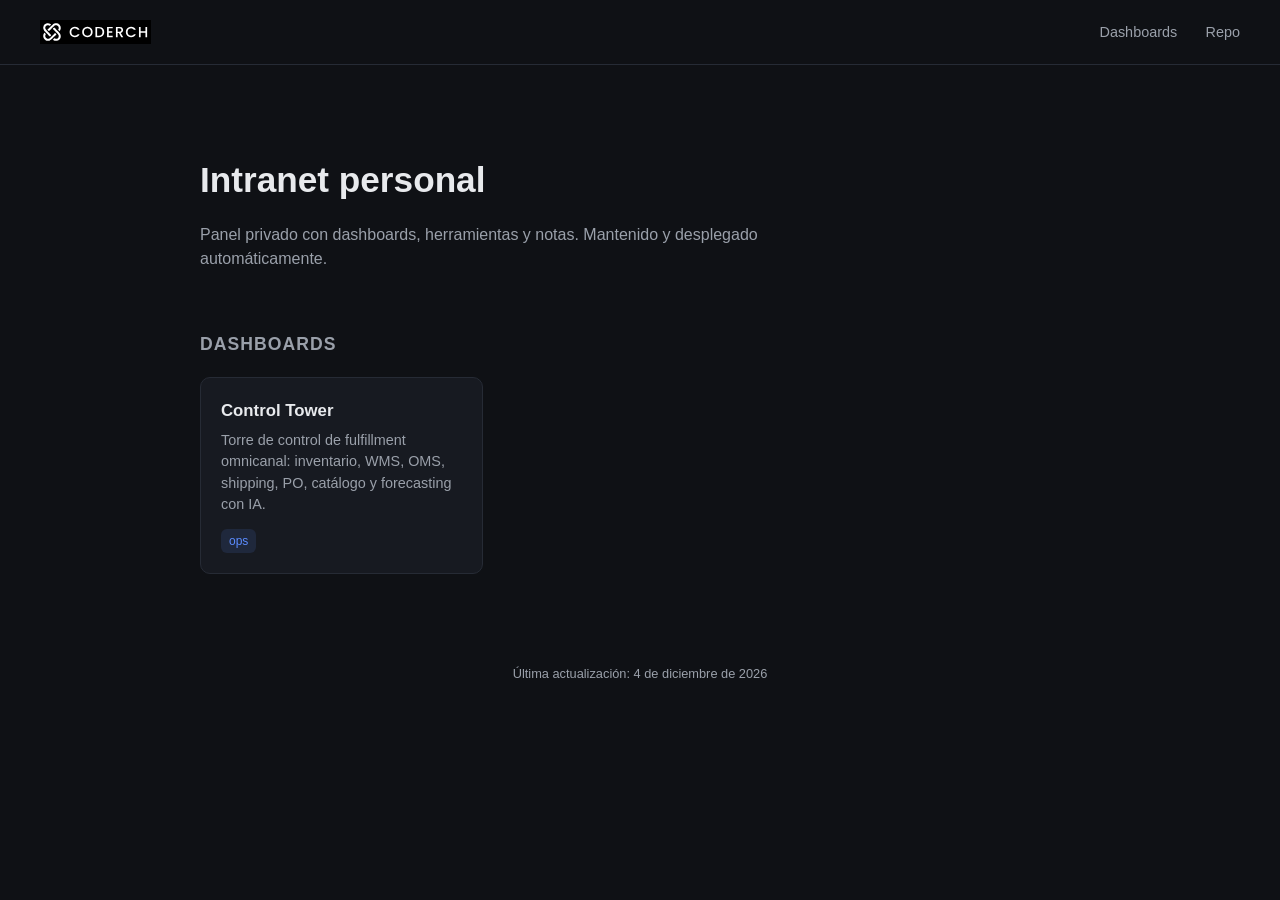
<file: index.html>
<!DOCTYPE html>
<html lang="es">
<head>
<meta charset="UTF-8">
<meta name="viewport" content="width=device-width, initial-scale=1.0">
<title>Coderch — Intranet</title>
<link rel="stylesheet" href="style.css">
<link rel="icon" type="image/svg+xml" href="coderch-isotipo-negativo.svg">
<link rel="icon" type="image/png" sizes="32x32" href="icon-32.png">
<link rel="icon" type="image/png" sizes="16x16" href="icon-16.png">
<link rel="apple-touch-icon" sizes="180x180" href="icon-180.png">
<link rel="shortcut icon" href="favicon.ico">
</head>
<body>
  <header class="topbar">
    <a href="/" class="brand"><img src="coderch-logotipo-negativo.svg" alt="Coderch" class="brand-logo"></a>
    <nav>
      <a href="#dashboards">Dashboards</a>
      <a href="https://github.com/jpcoderch/coderch-site" target="_blank" rel="noopener">Repo</a>
    </nav>
  </header>

  <main>
    <section class="hero">
      <h1>Intranet personal</h1>
      <p>Panel privado con dashboards, herramientas y notas. Mantenido y desplegado automáticamente.</p>
    </section>

    <section id="dashboards" class="section">
      <h2>Dashboards</h2>
      <div id="grid" class="grid"></div>
      <p id="empty-state" class="empty-state" hidden>Todavía no hay dashboards cargados. Se agregan editando <code>dashboards.json</code>.</p>
    </section>
  </main>

  <footer>
    <span id="updated"></span>
  </footer>

  <script>
    fetch('dashboards.json?_=' + Date.now())
      .then(r => r.json())
      .then(items => {
        const grid = document.getElementById('grid');
        const empty = document.getElementById('empty-state');
        if (!items.length) { empty.hidden = false; return; }
        items.forEach(item => {
          const card = document.createElement('a');
          card.className = 'card';
          card.href = item.url;
          card.innerHTML = `
            <h3>${item.name}</h3>
            <p>${item.description || ''}</p>
            <span class="tag">${item.tag || 'dashboard'}</span>
          `;
          grid.appendChild(card);
        });
      })
      .catch(() => { document.getElementById('empty-state').hidden = false; });

    document.getElementById('updated').textContent =
      'Última actualización: ' + new Date().toLocaleDateString('es-CL', { year: 'numeric', month: 'long', day: 'numeric' });
  </script>
</body>
</html>
</file>
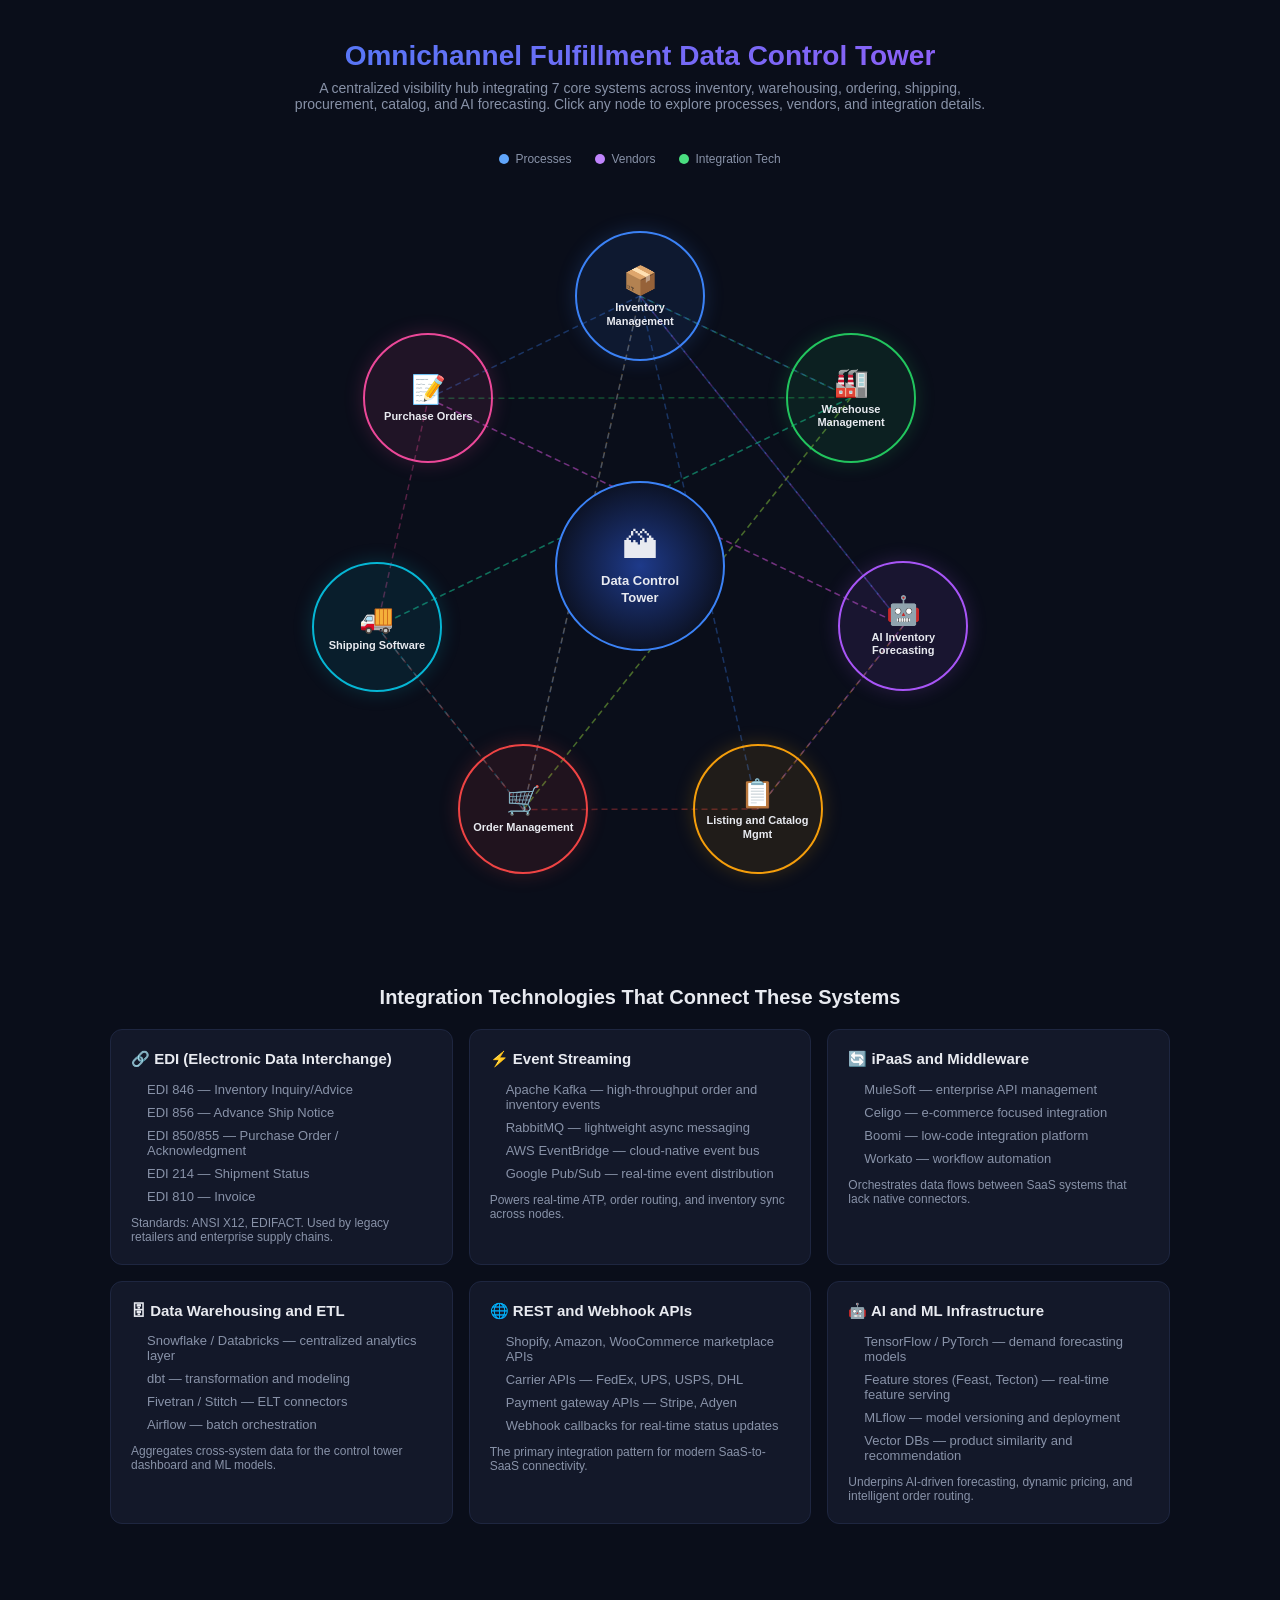
<file: dashboards/control-tower.html>
<!DOCTYPE html>
<html lang="en">
<head>
  <meta charset="UTF-8">
  <meta name="viewport" content="width=device-width, initial-scale=1.0">
  <title>Omnichannel Fulfillment Control Tower</title>
  <style>
:root {
  --bg: #0a0e1a; --card-bg: #131829; --card-border: #1e2640;
  --text: #e8eaf0; --text-muted: #8892a8; --accent: #3b82f6;
  --green: #22c55e; --orange: #f59e0b; --red: #ef4444;
  --purple: #a855f7; --cyan: #06b6d4; --pink: #ec4899;
  --teal: #14b8a6;
}
* { margin: 0; padding: 0; box-sizing: border-box; }
body { font-family: -apple-system, BlinkMacSystemFont, 'SF Pro', sans-serif; background: var(--bg); color: var(--text); min-height: 100vh; overflow-x: hidden; }
.header { text-align: center; padding: 40px 20px 20px; }
.header h1 { font-size: 28px; font-weight: 700; background: linear-gradient(135deg, #3b82f6, #a855f7); -webkit-background-clip: text; -webkit-text-fill-color: transparent; }
.header p { color: var(--text-muted); margin-top: 8px; font-size: 14px; max-width: 700px; margin-left: auto; margin-right: auto; }
.hub-container { position: relative; width: 760px; height: 760px; margin: 20px auto; }
.hub-center { position: absolute; top: 50%; left: 50%; transform: translate(-50%, -50%); width: 170px; height: 170px; border-radius: 50%; background: radial-gradient(circle, #1e3a8a 0%, #0a0e1a 80%); border: 2px solid var(--accent); display: flex; flex-direction: column; align-items: center; justify-content: center; z-index: 10; cursor: pointer; transition: box-shadow .3s; }
.hub-center:hover { box-shadow: 0 0 40px #3b82f644; }
.hub-center .icon { font-size: 36px; margin-bottom: 6px; }
.hub-center .label { font-size: 13px; font-weight: 600; text-align: center; line-height: 1.3; }
.node { position: absolute; width: 130px; height: 130px; border-radius: 50%; display: flex; flex-direction: column; align-items: center; justify-content: center; cursor: pointer; transition: transform .25s, box-shadow .25s; z-index: 5; text-align: center; border: 2px solid; }
.node:hover { transform: scale(1.12); z-index: 20; }
.node .icon { font-size: 28px; margin-bottom: 4px; }
.node .label { font-size: 11px; font-weight: 600; line-height: 1.2; padding: 0 6px; }
.connector { position: absolute; top: 0; left: 0; width: 100%; height: 100%; pointer-events: none; z-index: 1; }
.connector line { stroke-dasharray: 6 4; animation: dash 20s linear infinite; }
@keyframes dash { to { stroke-dashoffset: -200; } }
.detail-overlay { position: fixed; inset: 0; background: #0008; z-index: 100; display: none; align-items: center; justify-content: center; }
.detail-overlay.active { display: flex; }
.detail-panel { background: var(--card-bg); border: 1px solid var(--card-border); border-radius: 16px; width: 90%; max-width: 640px; max-height: 85vh; overflow-y: auto; padding: 32px; position: relative; animation: slideUp .3s ease; }
@keyframes slideUp { from { opacity: 0; transform: translateY(30px); } to { opacity: 1; transform: translateY(0); } }
.detail-panel .close { position: absolute; top: 16px; right: 16px; background: none; border: none; color: var(--text-muted); font-size: 22px; cursor: pointer; }
.detail-panel h2 { font-size: 22px; margin-bottom: 4px; display: flex; align-items: center; gap: 10px; }
.detail-panel .subtitle { color: var(--text-muted); font-size: 13px; margin-bottom: 20px; }
.section-title { font-size: 12px; font-weight: 700; text-transform: uppercase; letter-spacing: 1px; color: var(--text-muted); margin: 20px 0 10px; }
.pill-list { display: flex; flex-wrap: wrap; gap: 6px; margin-bottom: 8px; }
.pill { padding: 4px 12px; border-radius: 20px; font-size: 12px; font-weight: 500; }
.pill.process { background: #3b82f622; color: #60a5fa; border: 1px solid #3b82f633; }
.pill.vendor { background: #a855f722; color: #c084fc; border: 1px solid #a855f733; }
.pill.tech { background: #22c55e22; color: #4ade80; border: 1px solid #22c55e33; }
.integration-bar { display: flex; align-items: center; gap: 8px; padding: 10px 14px; background: #1a2035; border-radius: 10px; margin-bottom: 6px; font-size: 13px; }
.integration-bar .dot { width: 8px; height: 8px; border-radius: 50%; flex-shrink: 0; }
.grid-section { max-width: 1100px; margin: 40px auto; padding: 0 20px 60px; }
.grid-section h2 { font-size: 20px; font-weight: 700; margin-bottom: 20px; text-align: center; }
.grid { display: grid; grid-template-columns: repeat(auto-fill, minmax(320px, 1fr)); gap: 16px; }
.grid-card { background: var(--card-bg); border: 1px solid var(--card-border); border-radius: 12px; padding: 20px; transition: border-color .2s; }
.grid-card:hover { border-color: var(--accent); }
.grid-card h3 { font-size: 15px; font-weight: 600; margin-bottom: 10px; display: flex; align-items: center; gap: 8px; }
.grid-card ul { list-style: none; padding: 0; }
.grid-card li { font-size: 13px; color: var(--text-muted); padding: 4px 0; padding-left: 16px; position: relative; }
.grid-card li::before { content: ''; position: absolute; left: 0; top: 10px; width: 6px; height: 6px; border-radius: 50%; }
.legend { display: flex; gap: 24px; justify-content: center; margin: 20px 0 10px; flex-wrap: wrap; }
.legend-item { display: flex; align-items: center; gap: 6px; font-size: 12px; color: var(--text-muted); }
.legend-dot { width: 10px; height: 10px; border-radius: 50%; }
@media (max-width: 800px) {
  .hub-container { transform: scale(0.55); margin: -100px auto; }
  .grid { grid-template-columns: 1fr; }
}
  </style>
</head>
<body>
  <div class="header">
    <h1>Omnichannel Fulfillment Data Control Tower</h1>
    <p>A centralized visibility hub integrating 7 core systems across inventory, warehousing, ordering, shipping, procurement, catalog, and AI forecasting. Click any node to explore processes, vendors, and integration details.</p>
  </div>
  <div class="legend">
    <div class="legend-item"><span class="legend-dot" style="background:#60a5fa"></span> Processes</div>
    <div class="legend-item"><span class="legend-dot" style="background:#c084fc"></span> Vendors</div>
    <div class="legend-item"><span class="legend-dot" style="background:#4ade80"></span> Integration Tech</div>
  </div>
  <div class="hub-container" id="hub">
    <svg class="connector" id="connectors" viewBox="0 0 760 760"></svg>
    <div class="hub-center" onclick="document.getElementById('tower-section').scrollIntoView({behavior:'smooth'})">
      <span class="icon">&#127956;</span>
      <span class="label">Data Control<br>Tower</span>
    </div>
  </div>
  <div class="detail-overlay" id="detail-overlay" onclick="if(event.target===this)closeDetail()">
    <div class="detail-panel" id="detail-panel">
      <button class="close" onclick="closeDetail()">&#10005;</button>
      <h2><span class="detail-icon"></span> <span class="detail-title"></span></h2>
      <p class="subtitle detail-subtitle"></p>
      <div class="section-title">Key Processes</div>
      <div class="pill-list proc-list"></div>
      <div class="section-title">Leading Vendors</div>
      <div class="pill-list vendor-list"></div>
      <div class="section-title">Integration Channels</div>
      <div class="int-list"></div>
    </div>
  </div>
  <div class="grid-section" id="tower-section">
    <h2>Integration Technologies That Connect These Systems</h2>
    <div class="grid">
      <div class="grid-card">
        <h3>&#128279; EDI (Electronic Data Interchange)</h3>
        <ul>
          <li>EDI 846 — Inventory Inquiry/Advice</li>
          <li>EDI 856 — Advance Ship Notice</li>
          <li>EDI 850/855 — Purchase Order / Acknowledgment</li>
          <li>EDI 214 — Shipment Status</li>
          <li>EDI 810 — Invoice</li>
        </ul>
        <p style="font-size:12px;color:var(--text-muted);margin-top:8px;">Standards: ANSI X12, EDIFACT. Used by legacy retailers and enterprise supply chains.</p>
      </div>
      <div class="grid-card">
        <h3>&#9889; Event Streaming</h3>
        <ul>
          <li>Apache Kafka — high-throughput order and inventory events</li>
          <li>RabbitMQ — lightweight async messaging</li>
          <li>AWS EventBridge — cloud-native event bus</li>
          <li>Google Pub/Sub — real-time event distribution</li>
        </ul>
        <p style="font-size:12px;color:var(--text-muted);margin-top:8px;">Powers real-time ATP, order routing, and inventory sync across nodes.</p>
      </div>
      <div class="grid-card">
        <h3>&#128260; iPaaS and Middleware</h3>
        <ul>
          <li>MuleSoft — enterprise API management</li>
          <li>Celigo — e-commerce focused integration</li>
          <li>Boomi — low-code integration platform</li>
          <li>Workato — workflow automation</li>
        </ul>
        <p style="font-size:12px;color:var(--text-muted);margin-top:8px;">Orchestrates data flows between SaaS systems that lack native connectors.</p>
      </div>
      <div class="grid-card">
        <h3>&#128452; Data Warehousing and ETL</h3>
        <ul>
          <li>Snowflake / Databricks — centralized analytics layer</li>
          <li>dbt — transformation and modeling</li>
          <li>Fivetran / Stitch — ELT connectors</li>
          <li>Airflow — batch orchestration</li>
        </ul>
        <p style="font-size:12px;color:var(--text-muted);margin-top:8px;">Aggregates cross-system data for the control tower dashboard and ML models.</p>
      </div>
      <div class="grid-card">
        <h3>&#127760; REST and Webhook APIs</h3>
        <ul>
          <li>Shopify, Amazon, WooCommerce marketplace APIs</li>
          <li>Carrier APIs — FedEx, UPS, USPS, DHL</li>
          <li>Payment gateway APIs — Stripe, Adyen</li>
          <li>Webhook callbacks for real-time status updates</li>
        </ul>
        <p style="font-size:12px;color:var(--text-muted);margin-top:8px;">The primary integration pattern for modern SaaS-to-SaaS connectivity.</p>
      </div>
      <div class="grid-card">
        <h3>&#129302; AI and ML Infrastructure</h3>
        <ul>
          <li>TensorFlow / PyTorch — demand forecasting models</li>
          <li>Feature stores (Feast, Tecton) — real-time feature serving</li>
          <li>MLflow — model versioning and deployment</li>
          <li>Vector DBs — product similarity and recommendation</li>
        </ul>
        <p style="font-size:12px;color:var(--text-muted);margin-top:8px;">Underpins AI-driven forecasting, dynamic pricing, and intelligent order routing.</p>
      </div>
    </div>
  </div>
  <script>
const SYSTEMS = [
  { id:'inv', label:'Inventory\nManagement', icon:'\u{1F4E6}', color:'#3b82f6', angle:0,
    processes:['Stock level tracking','Safety stock calculation','ABC classification','Cycle counting','Multi-location sync','Dead stock identification'],
    vendors:['NetSuite (Oracle)','SAP S/4HANA','TradeGecko (QuickBooks)','Cin7','Fishbowl'],
    companyType:'Retailers, Distributors, Manufacturers — anyone holding physical goods across multiple locations',
    integrations:[{to:'WMS',label:'Stock updates via EDI 846 / REST APIs',color:'#22c55e'},{to:'OMS',label:'ATP feeds via message queue (Kafka / RabbitMQ)',color:'#f59e0b'},{to:'Forecasting',label:'Historical demand data via batch ETL',color:'#a855f7'}]},
  { id:'wms', label:'Warehouse\nManagement', icon:'\u{1F3ED}', color:'#22c55e', angle:51.4,
    processes:['Receiving and putaway','Pick/pack/ship','Wave planning','Slotting optimization','Labor management','Returns processing'],
    vendors:['Manhattan Associates','Blue Yonder (JDA)','Korber (HighJump)','Logiwa','ShipHero'],
    companyType:'3PLs, large retailers, DTC brands with owned fulfillment — anyone running a DC or warehouse operation',
    integrations:[{to:'Shipping',label:'Ship confirmations via API / ASN (EDI 856)',color:'#06b6d4'},{to:'IMS',label:'Inventory adjustments via real-time events',color:'#3b82f6'},{to:'OMS',label:'Fulfillment status via webhooks',color:'#f59e0b'}]},
  { id:'forecast', label:'AI Inventory\nForecasting', icon:'\u{1F916}', color:'#a855f7', angle:102.8,
    processes:['Demand sensing','Seasonal trend modeling','Replenishment triggers','Stockout prediction','Promotion impact analysis','Lead time optimization'],
    vendors:['RELEX Solutions','Blue Yonder Luminate','o9 Solutions','Logility','Anaplan'],
    companyType:'Mid-to-large retailers, CPG companies, fashion brands — businesses with seasonal or volatile demand patterns',
    integrations:[{to:'IMS',label:'Replenishment orders via PO generation API',color:'#3b82f6'},{to:'PO',label:'Auto-generated purchase orders via ERP integration',color:'#ec4899'},{to:'Catalog',label:'Product velocity data via data warehouse sync',color:'#f59e0b'}]},
  { id:'catalog', label:'Listing and\nCatalog Mgmt', icon:'\u{1F4CB}', color:'#f59e0b', angle:154.2,
    processes:['Product data enrichment','Channel-specific listing','Digital asset management','Pricing rules engine','Taxonomy management','Content syndication'],
    vendors:['Salsify','Akeneo','Syndigo','ChannelAdvisor (CommerceHub)','Listing Mirror'],
    companyType:'Multi-channel sellers, marketplace operators, brands selling on Amazon + Shopify + DTC simultaneously',
    integrations:[{to:'OMS',label:'Product master data via PIM API sync',color:'#ef4444'},{to:'IMS',label:'SKU mapping via middleware (Celigo, MuleSoft)',color:'#3b82f6'},{to:'Forecasting',label:'New product attributes via event stream',color:'#a855f7'}]},
  { id:'oms', label:'Order\nManagement', icon:'\u{1F6D2}', color:'#ef4444', angle:205.6,
    processes:['Order orchestration','Split shipment logic','BOPIS / curbside','Fraud screening','Payment capture','Customer communication'],
    vendors:['Fluent Commerce','Sterling OMS (IBM)','Kibo Commerce','Fabric','Shopify Plus'],
    companyType:'Omnichannel retailers, DTC brands, marketplaces — the central nervous system for any multi-channel seller',
    integrations:[{to:'WMS',label:'Fulfillment requests via order routing engine',color:'#22c55e'},{to:'Shipping',label:'Rate shopping and label generation via carrier APIs',color:'#06b6d4'},{to:'IMS',label:'Inventory reservation via ATP service',color:'#3b82f6'}]},
  { id:'ship', label:'Shipping\nSoftware', icon:'\u{1F69A}', color:'#06b6d4', angle:257,
    processes:['Rate shopping','Label generation','Carrier selection','Tracking and notifications','Last-mile optimization','Returns label management'],
    vendors:['ShipStation','EasyPost','Shippo','Pitney Bowes','FedEx Ship Manager'],
    companyType:'E-commerce businesses of all sizes, 3PLs, subscription box companies — anyone shipping physical parcels',
    integrations:[{to:'OMS',label:'Tracking events via webhooks / EDI 214',color:'#ef4444'},{to:'WMS',label:'Manifest data via batch file or API',color:'#22c55e'},{to:'PO',label:'Inbound shipment tracking via ASN',color:'#ec4899'}]},
  { id:'po', label:'Purchase\nOrders', icon:'\u{1F4DD}', color:'#ec4899', angle:308.4,
    processes:['Supplier management','PO creation and approval','Goods receipt','Invoice matching (3-way)','Vendor scorecarding','Contract management'],
    vendors:['SAP Ariba','Coupa','Procurify','Precoro','Oracle Procurement Cloud'],
    companyType:'Manufacturers, wholesalers, large retailers — businesses managing complex supplier relationships and procurement workflows',
    integrations:[{to:'IMS',label:'Inbound receipts via GRN posting (EDI 861)',color:'#3b82f6'},{to:'Forecasting',label:'Lead time actuals for model training',color:'#a855f7'},{to:'WMS',label:'Advance shipping notices via EDI 856',color:'#22c55e'}]}
];
const ID_MAP={IMS:'inv',WMS:'wms',Forecasting:'forecast',Catalog:'catalog',OMS:'oms',Shipping:'ship',PO:'po'};
const RADIUS=270;
function init(){
  const hub=document.getElementById('hub'),svg=document.getElementById('connectors'),cx=380,cy=380;
  SYSTEMS.forEach(s=>{
    const rad=(s.angle-90)*Math.PI/180,x=cx+RADIUS*Math.cos(rad),y=cy+RADIUS*Math.sin(rad);
    s._x=x;s._y=y;
    const n=document.createElement('div');n.className='node';
    n.style.left=(x-65)+'px';n.style.top=(y-65)+'px';
    n.style.borderColor=s.color;n.style.background=s.color+'18';
    n.innerHTML='<span class="icon">'+s.icon+'</span><span class="label">'+s.label+'</span>';
    n.onclick=()=>showDetail(s);n.style.boxShadow='0 0 20px '+s.color+'33';
    hub.appendChild(n);
  });
  SYSTEMS.forEach(s=>{s.integrations.forEach(int=>{
    const t=SYSTEMS.find(t=>t.id===ID_MAP[int.to]);if(!t)return;
    const l=document.createElementNS('http://www.w3.org/2000/svg','line');
    l.setAttribute('x1',s._x);l.setAttribute('y1',s._y);
    l.setAttribute('x2',t._x);l.setAttribute('y2',t._y);
    l.setAttribute('stroke',int.color+'55');l.setAttribute('stroke-width','1.5');
    svg.appendChild(l);
  });});
}
function showDetail(s){
  const o=document.getElementById('detail-overlay'),p=document.getElementById('detail-panel');
  p.querySelector('.detail-icon').textContent=s.icon;
  p.querySelector('.detail-title').textContent=s.label.replace('\n',' ');
  p.querySelector('.detail-title').style.color=s.color;
  p.querySelector('.detail-subtitle').textContent=s.companyType;
  p.querySelector('.proc-list').innerHTML=s.processes.map(x=>'<span class="pill process">'+x+'</span>').join('');
  p.querySelector('.vendor-list').innerHTML=s.vendors.map(x=>'<span class="pill vendor">'+x+'</span>').join('');
  p.querySelector('.int-list').innerHTML=s.integrations.map(x=>'<div class="integration-bar"><span class="dot" style="background:'+x.color+'"></span><strong>'+x.to+'</strong>&nbsp;— '+x.label+'</div>').join('');
  o.classList.add('active');
}
function closeDetail(){document.getElementById('detail-overlay').classList.remove('active');}
document.addEventListener('keydown',e=>{if(e.key==='Escape')closeDetail();});
document.addEventListener('DOMContentLoaded',init);
  </script>
</body>
</html>
</file>
<file: style.css>
:root {
  --bg: #0f1115;
  --surface: #171a21;
  --border: #262b35;
  --text: #e8eaed;
  --muted: #9aa0aa;
  --accent: #5b8cff;
}

* { box-sizing: border-box; }

body {
  margin: 0;
  background: var(--bg);
  color: var(--text);
  font-family: -apple-system, BlinkMacSystemFont, "Segoe UI", Roboto, sans-serif;
  line-height: 1.5;
}

.topbar {
  display: flex;
  justify-content: space-between;
  align-items: center;
  padding: 20px 40px;
  border-bottom: 1px solid var(--border);
}

.brand {
  display: inline-flex;
  align-items: center;
}

.brand-logo {
  height: 24px;
  width: auto;
  display: block;
}

nav a {
  color: var(--muted);
  text-decoration: none;
  margin-left: 24px;
  font-size: 0.9rem;
}

nav a:hover { color: var(--text); }

main {
  max-width: 960px;
  margin: 0 auto;
  padding: 60px 40px;
}

.hero h1 {
  font-size: 2.2rem;
  margin-bottom: 8px;
}

.hero p {
  color: var(--muted);
  max-width: 560px;
}

.section { margin-top: 60px; }

.section h2 {
  font-size: 1.1rem;
  text-transform: uppercase;
  letter-spacing: 0.06em;
  color: var(--muted);
  margin-bottom: 20px;
}

.grid {
  display: grid;
  grid-template-columns: repeat(auto-fill, minmax(240px, 1fr));
  gap: 16px;
}

.card {
  display: block;
  background: var(--surface);
  border: 1px solid var(--border);
  border-radius: 10px;
  padding: 20px;
  text-decoration: none;
  color: var(--text);
  transition: border-color 0.15s ease;
}

.card:hover { border-color: var(--accent); }

.card h3 { margin: 0 0 6px; font-size: 1.05rem; }
.card p { margin: 0 0 12px; color: var(--muted); font-size: 0.9rem; }

.tag {
  display: inline-block;
  font-size: 0.75rem;
  color: var(--accent);
  background: rgba(91,140,255,0.12);
  padding: 3px 8px;
  border-radius: 6px;
}

.empty-state {
  color: var(--muted);
  font-size: 0.9rem;
}

footer {
  text-align: center;
  color: var(--muted);
  font-size: 0.8rem;
  padding: 30px 0 50px;
}
</file>
